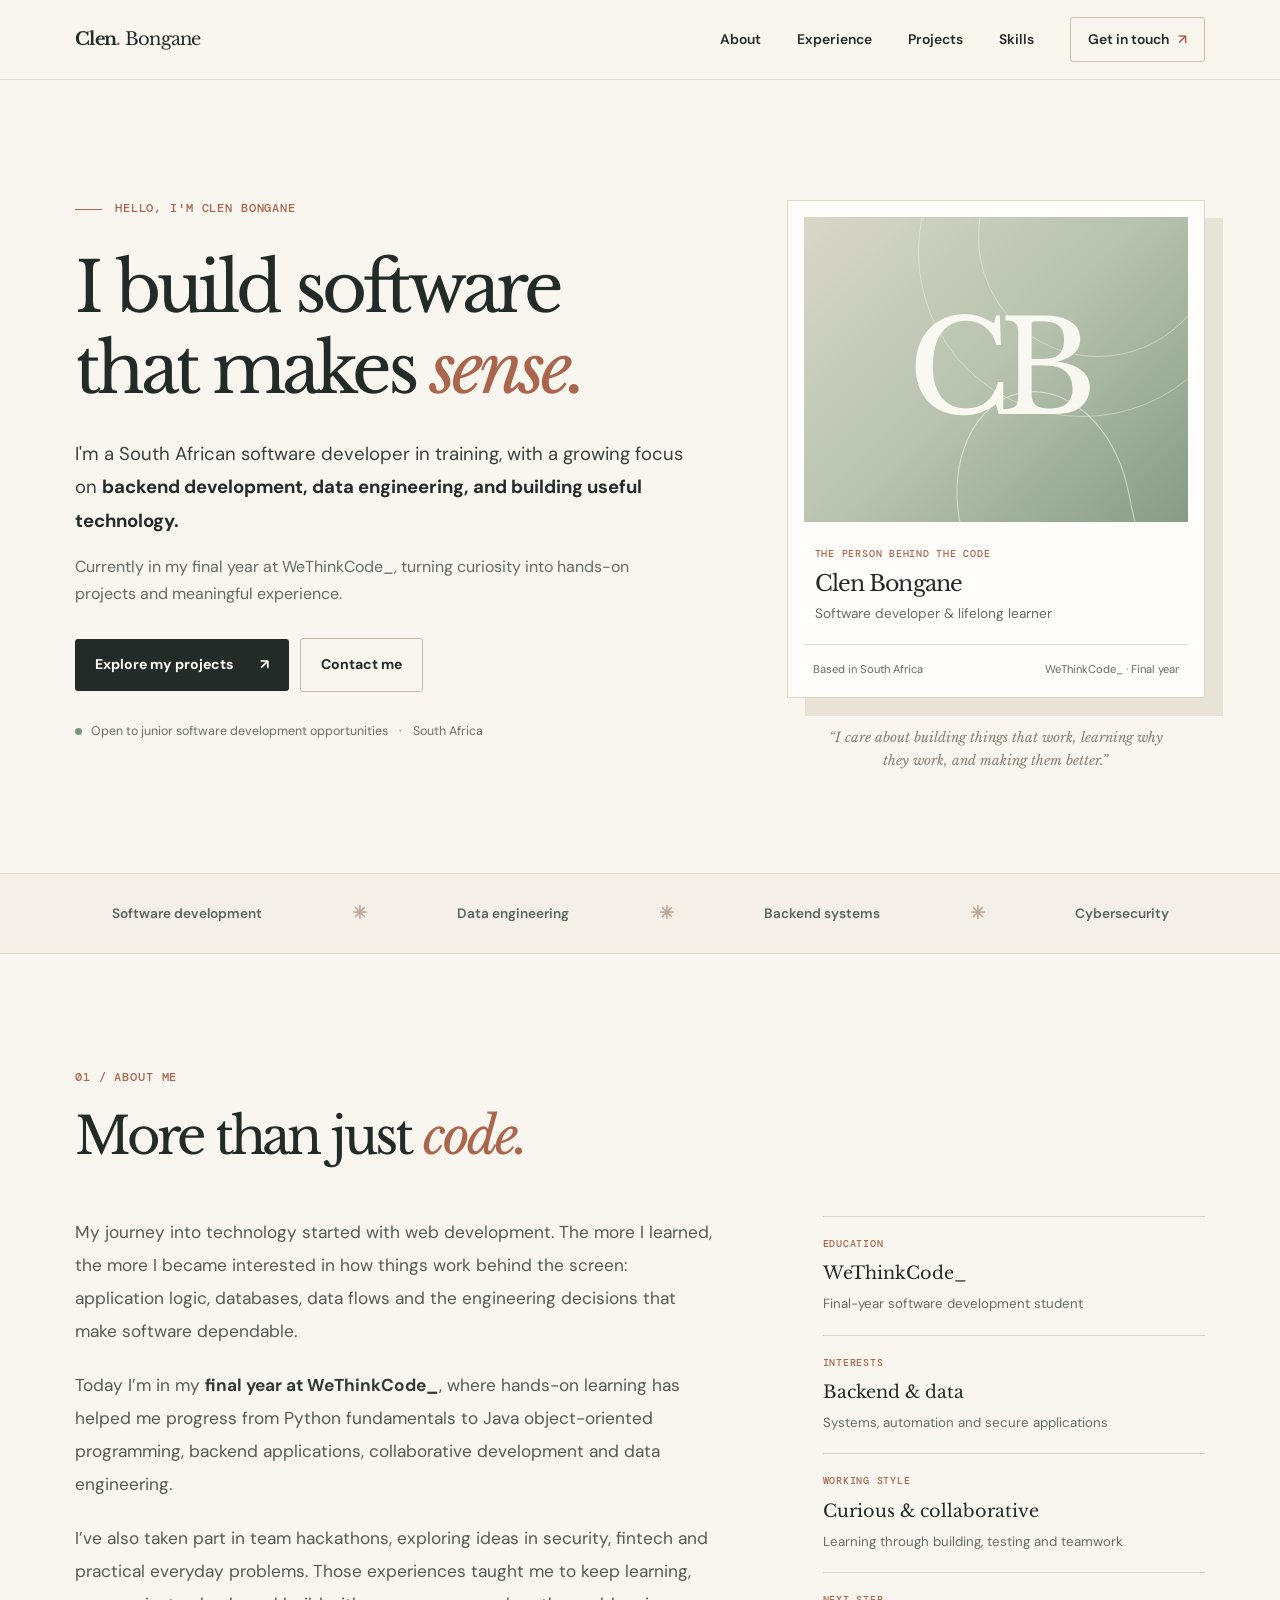
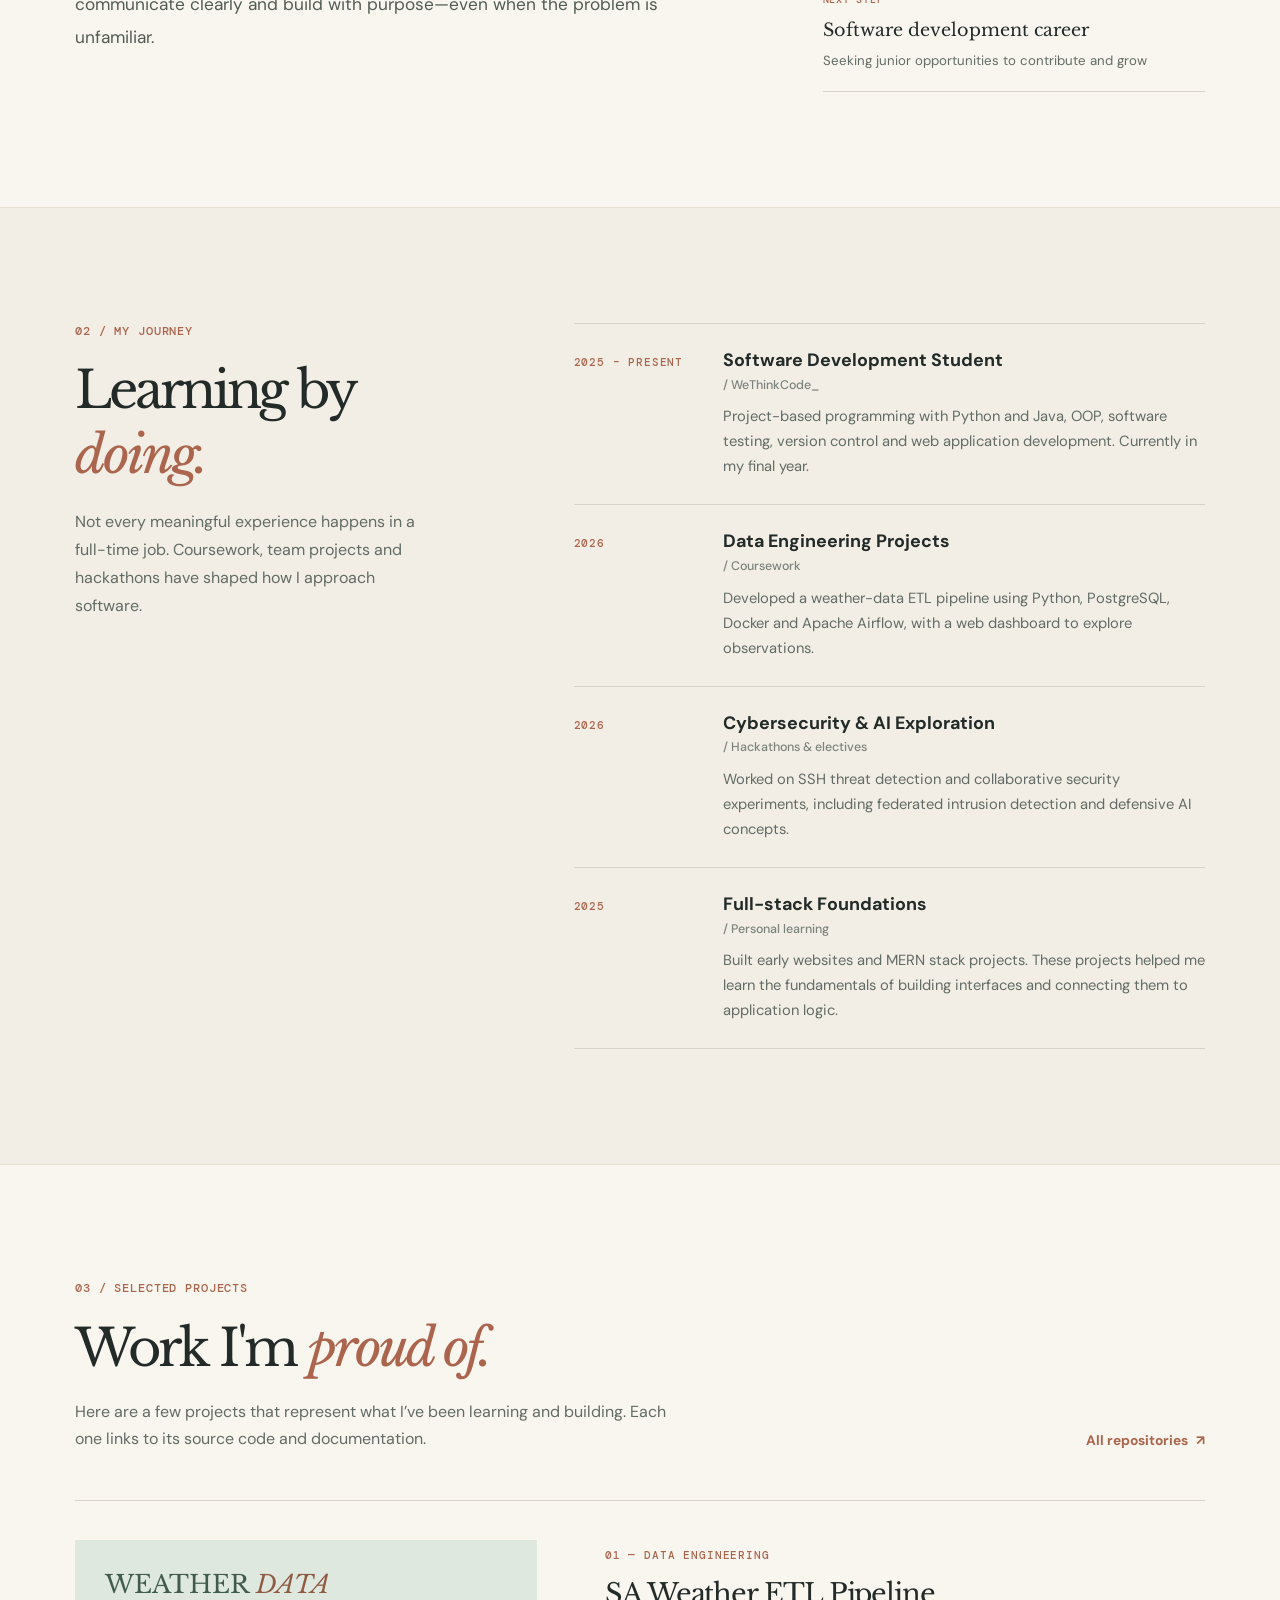
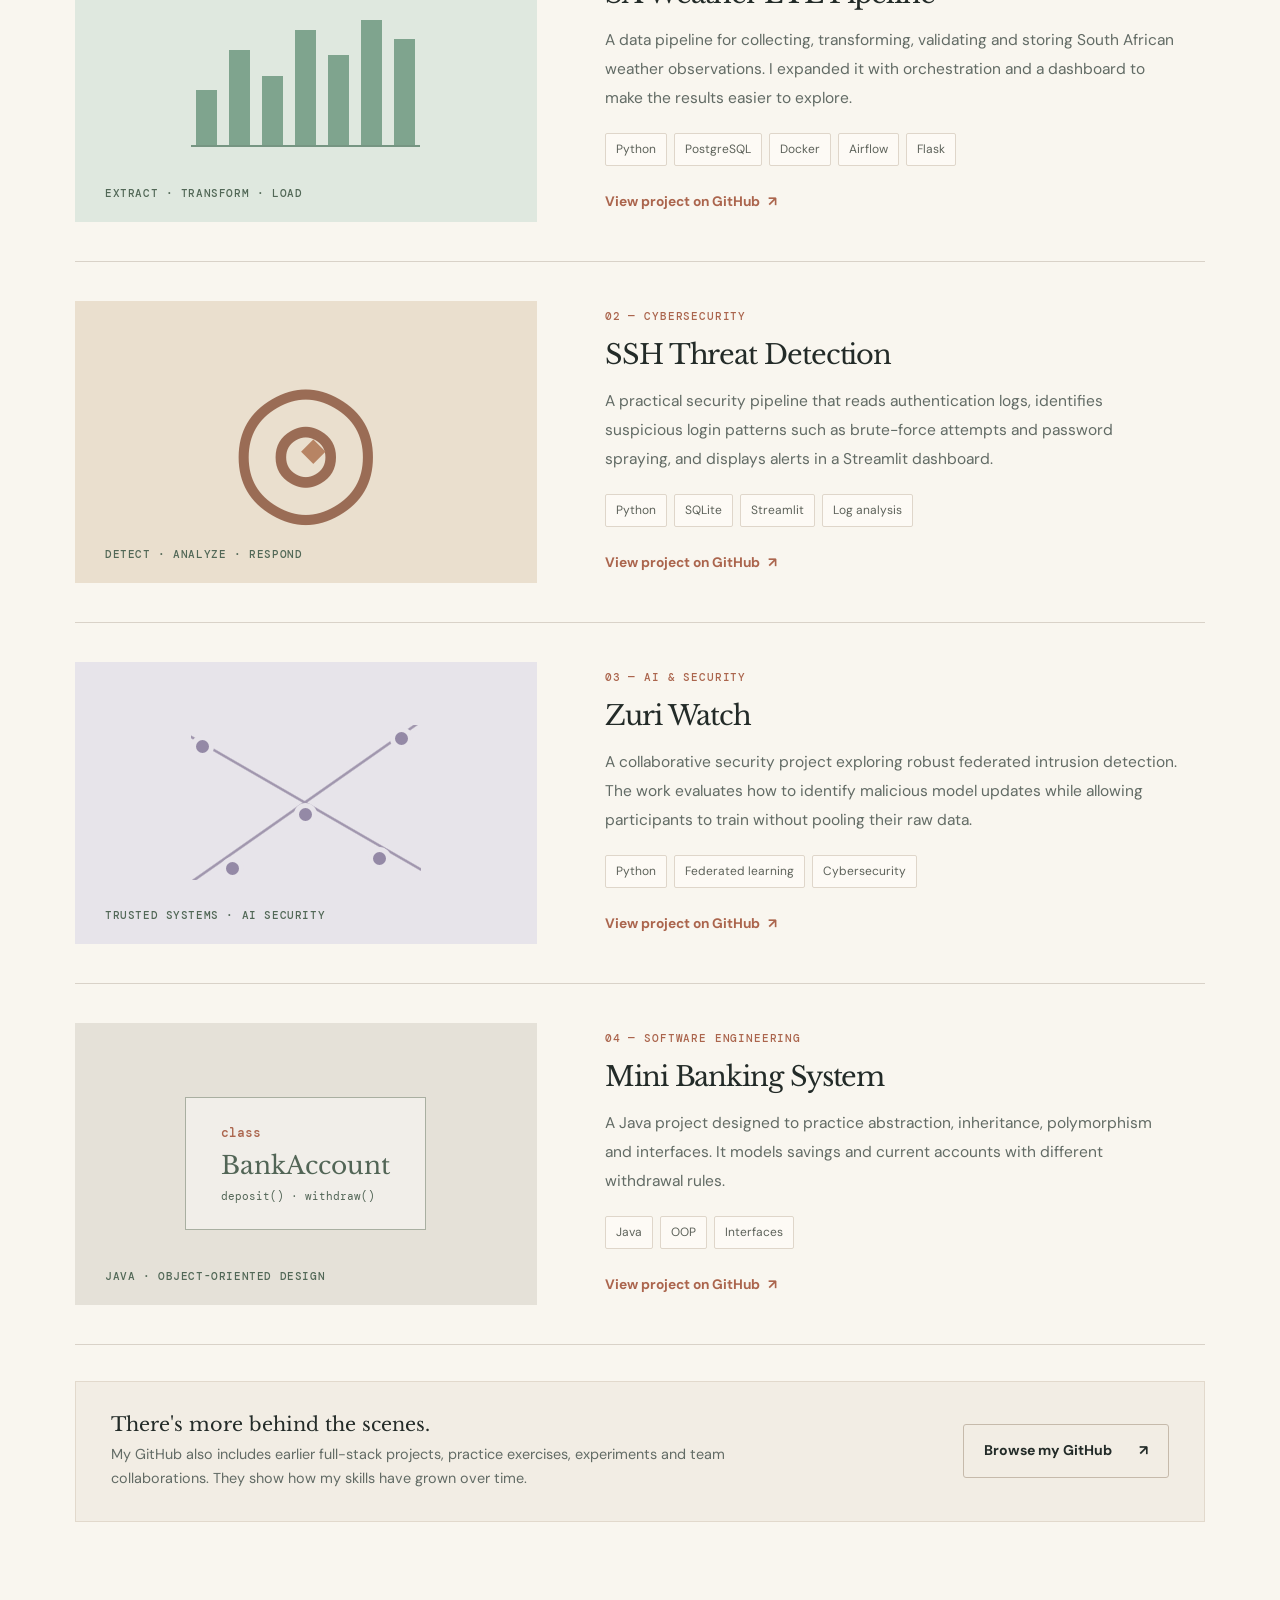
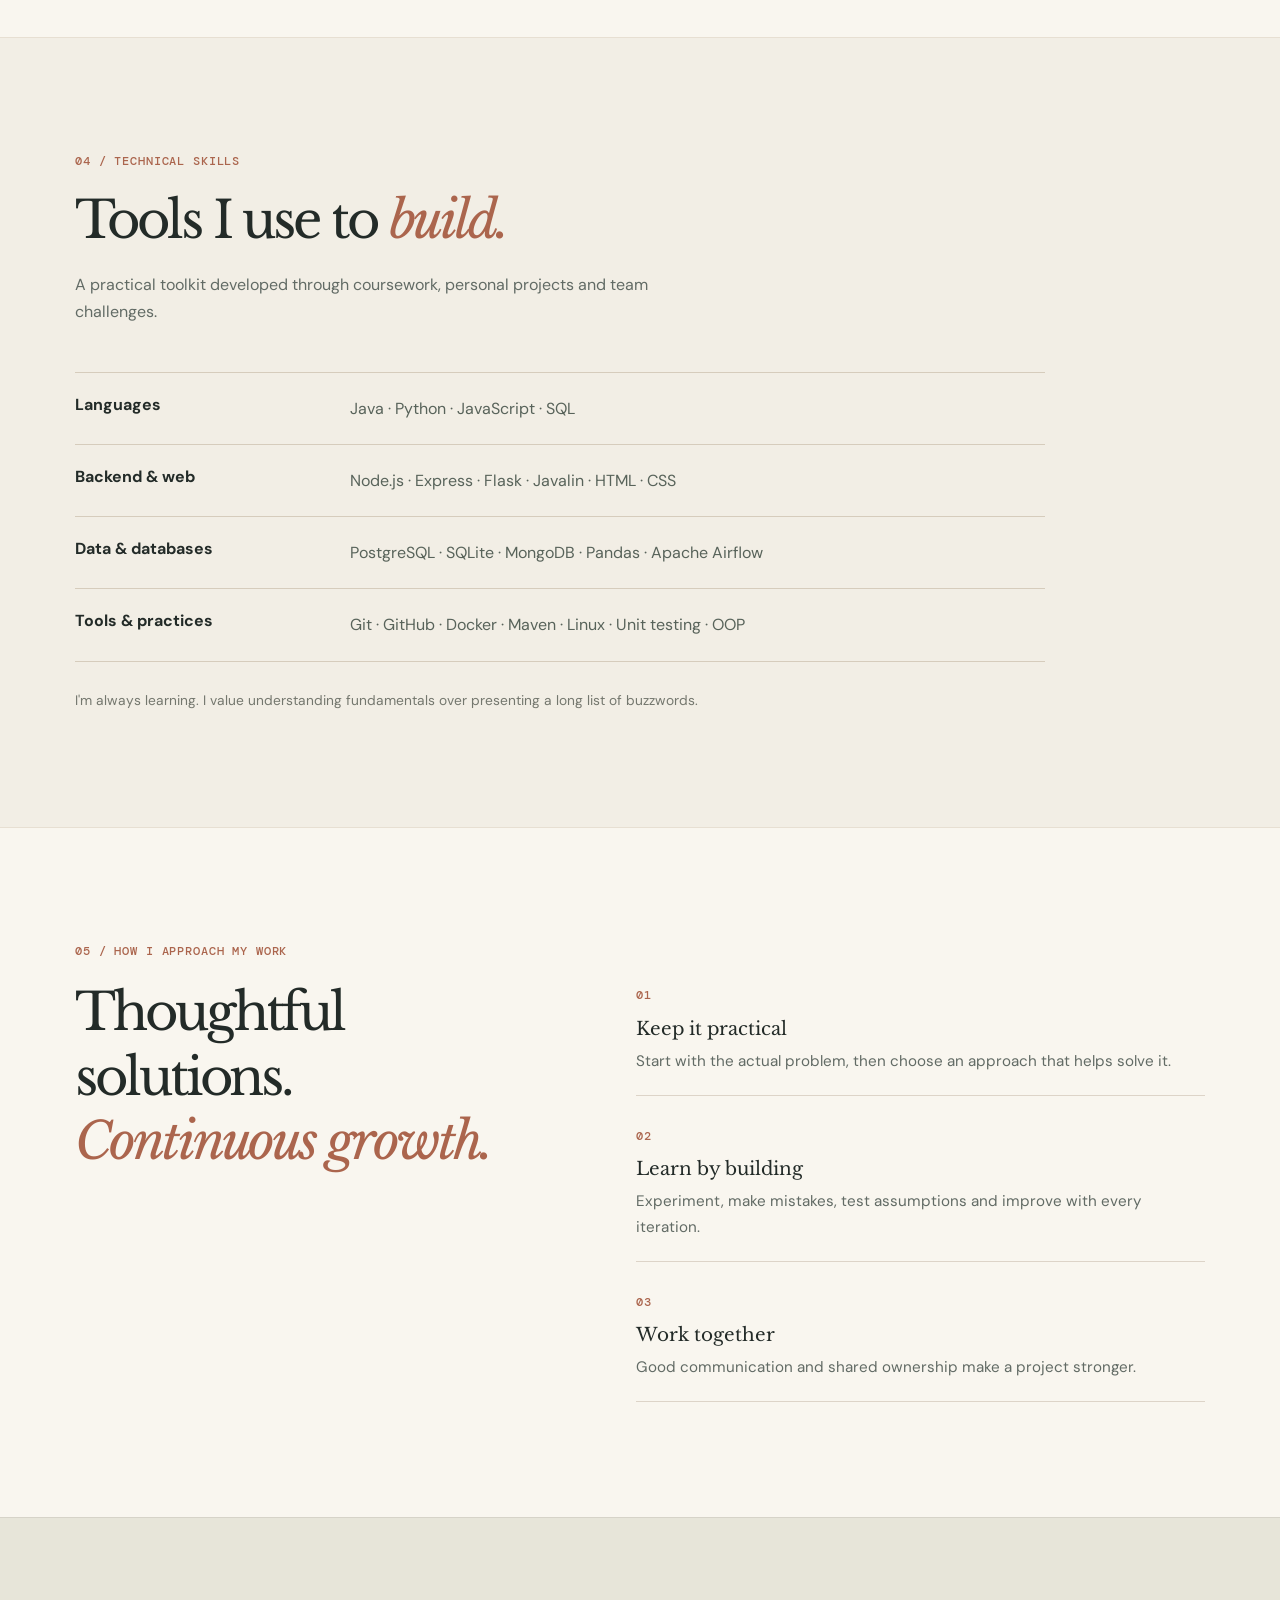
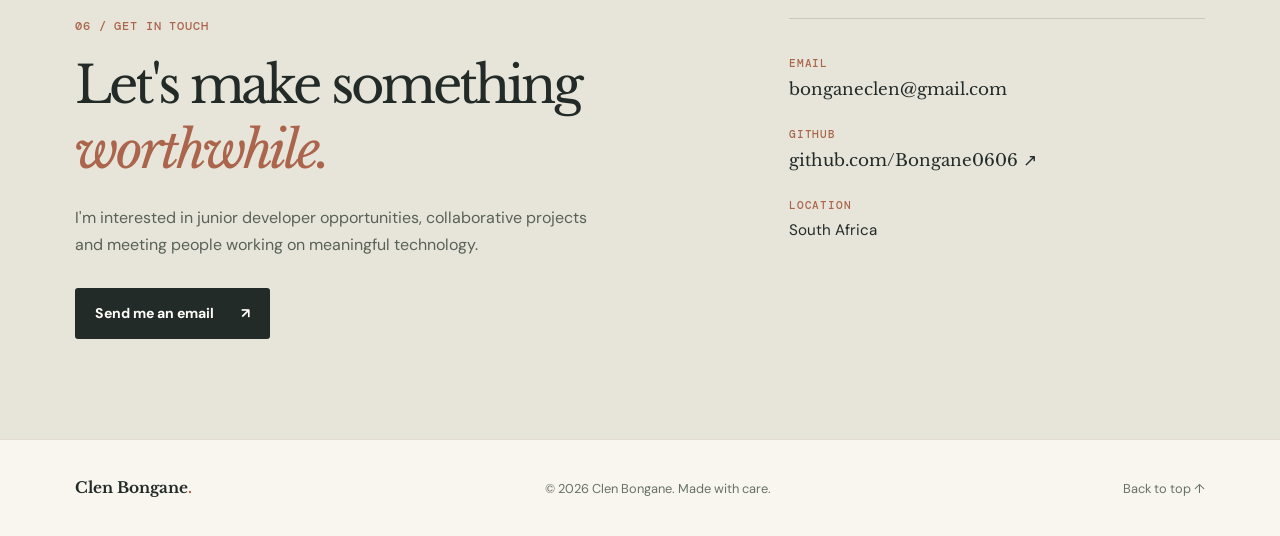
<file: index.html>
<!doctype html>
<html lang="en">
<head>
  <meta charset="utf-8">
  <meta name="viewport" content="width=device-width, initial-scale=1">
  <meta name="theme-color" content="#f9f6ef">
  <meta name="description" content="Clen Bongane is a South African software development student at WeThinkCode_, building Java applications, Python data pipelines, full-stack projects and security tools.">
  <meta property="og:title" content="Clen Bongane | Software Developer">
  <meta property="og:description" content="Software development, data engineering and a portfolio of practical projects.">
  <title>Clen Bongane | Software Developer</title>
  <link rel="preconnect" href="https://fonts.googleapis.com">
  <link rel="preconnect" href="https://fonts.gstatic.com" crossorigin>
  <link href="https://fonts.googleapis.com/css2?family=DM+Sans:wght@400;500;600;700&family=DM+Mono:wght@400;500&family=Libre+Baskerville:ital,wght@0,400;0,700;1,400&display=swap" rel="stylesheet">
  <link rel="stylesheet" href="portfolio.css">
  <script src="portfolio.js" defer></script>
</head>
<body>
  <a class="skip-link" href="#main">Skip to content</a>
  <header class="site-header">
    <div class="container header-inner">
      <a class="brand" href="#top" aria-label="Clen Bongane, home">Clen<span class="brand-dot">.</span> <span class="brand-last">Bongane</span></a>
      <button class="menu-toggle" type="button" aria-expanded="false" aria-controls="main-nav" aria-label="Open menu"><span></span><span></span><span></span></button>
      <nav id="main-nav" class="nav" aria-label="Main navigation">
        <a href="#about">About</a><a href="#experience">Experience</a><a href="#projects">Projects</a><a href="#skills">Skills</a>
        <a class="nav-contact" href="#contact">Get in touch <span aria-hidden="true">↗</span></a>
      </nav>
    </div>
  </header>
  <main id="main">
    <section class="hero container" id="top">
      <div class="hero-primary">
        <p class="eyebrow"><span class="eyebrow-line"></span> HELLO, I'M CLEN BONGANE</p>
        <h1>I build software<br>that makes <em>sense.</em></h1>
        <p class="hero-intro">I'm a South African software developer in training, with a growing focus on <strong>backend development, data engineering, and building useful technology.</strong></p>
        <p class="hero-sub">Currently in my final year at WeThinkCode_, turning curiosity into hands-on projects and meaningful experience.</p>
        <div class="hero-buttons"><a class="btn btn-dark" href="#projects">Explore my projects <span aria-hidden="true">↗</span></a><a class="btn btn-outline" href="mailto:bonganeclen@gmail.com">Contact me</a></div>
        <div class="hero-caption"><span class="status-indicator" aria-hidden="true"></span> Open to junior software development opportunities <span class="separator">·</span> South Africa</div>
      </div>
      <aside class="hero-aside" aria-label="Quick introduction">
        <div class="profile-card">
          <div class="profile-art" aria-hidden="true"><span class="profile-initials">CB</span><div class="profile-arc arc-one"></div><div class="profile-arc arc-two"></div></div>
          <div class="profile-details"><p class="mini-eyebrow">THE PERSON BEHIND THE CODE</p><h2>Clen Bongane</h2><p>Software developer & lifelong learner</p></div>
          <div class="profile-bottom"><span>Based in South Africa</span><span>WeThinkCode_ · Final year</span></div>
        </div>
        <p class="hero-aside-note">“I care about building things that work, learning why they work, and making them better.”</p>
      </aside>
    </section>

    <section class="intro-band" aria-label="Areas of interest"><div class="container band-inner"><span>Software development</span><span class="band-star">✳</span><span>Data engineering</span><span class="band-star">✳</span><span>Backend systems</span><span class="band-star">✳</span><span>Cybersecurity</span></div></section>

    <section id="about" class="section container about-section">
      <div class="section-heading"><span class="section-number">01 / ABOUT ME</span><h2>More than just <em>code.</em></h2></div>
      <div class="about-layout">
        <div class="about-statement"><p>My journey into technology started with web development. The more I learned, the more I became interested in how things work behind the screen: application logic, databases, data flows and the engineering decisions that make software dependable.</p><p>Today I’m in my <strong>final year at WeThinkCode_</strong>, where hands-on learning has helped me progress from Python fundamentals to Java object-oriented programming, backend applications, collaborative development and data engineering.</p><p>I’ve also taken part in team hackathons, exploring ideas in security, fintech and practical everyday problems. Those experiences taught me to keep learning, communicate clearly and build with purpose—even when the problem is unfamiliar.</p></div>
        <div class="about-facts"><div class="fact"><span class="fact-label">EDUCATION</span><strong>WeThinkCode_</strong><span>Final-year software development student</span></div><div class="fact"><span class="fact-label">INTERESTS</span><strong>Backend & data</strong><span>Systems, automation and secure applications</span></div><div class="fact"><span class="fact-label">WORKING STYLE</span><strong>Curious & collaborative</strong><span>Learning through building, testing and teamwork</span></div><div class="fact"><span class="fact-label">NEXT STEP</span><strong>Software development career</strong><span>Seeking junior opportunities to contribute and grow</span></div></div>
      </div>
    </section>

    <section id="experience" class="section section-alt"><div class="container experience-layout">
      <div class="section-heading"><span class="section-number">02 / MY JOURNEY</span><h2>Learning by <em>doing.</em></h2><p>Not every meaningful experience happens in a full-time job. Coursework, team projects and hackathons have shaped how I approach software.</p></div>
      <div class="journey">
        <article class="journey-item"><span class="journey-time">2025 – PRESENT</span><div><h3>Software Development Student <span class="org">/ WeThinkCode_</span></h3><p>Project-based programming with Python and Java, OOP, software testing, version control and web application development. Currently in my final year.</p></div></article>
        <article class="journey-item"><span class="journey-time">2026</span><div><h3>Data Engineering Projects <span class="org">/ Coursework</span></h3><p>Developed a weather-data ETL pipeline using Python, PostgreSQL, Docker and Apache Airflow, with a web dashboard to explore observations.</p></div></article>
        <article class="journey-item"><span class="journey-time">2026</span><div><h3>Cybersecurity & AI Exploration <span class="org">/ Hackathons & electives</span></h3><p>Worked on SSH threat detection and collaborative security experiments, including federated intrusion detection and defensive AI concepts.</p></div></article>
        <article class="journey-item"><span class="journey-time">2025</span><div><h3>Full-stack Foundations <span class="org">/ Personal learning</span></h3><p>Built early websites and MERN stack projects. These projects helped me learn the fundamentals of building interfaces and connecting them to application logic.</p></div></article>
      </div>
    </div></section>

    <section id="projects" class="section container">
      <div class="section-heading projects-heading"><div><span class="section-number">03 / SELECTED PROJECTS</span><h2>Work I'm <em>proud of.</em></h2><p>Here are a few projects that represent what I’ve been learning and building. Each one links to its source code and documentation.</p></div><a class="simple-link" href="https://github.com/Bongane0606?tab=repositories" target="_blank" rel="noopener noreferrer">All repositories <span aria-hidden="true">↗</span></a></div>
      <div class="project-list">
        <article class="project"><div class="project-image project-weather" aria-hidden="true"><span class="project-graphic-title">WEATHER <b>DATA</b></span><div class="weather-bars"><i></i><i></i><i></i><i></i><i></i><i></i><i></i></div><span class="graphic-footer">EXTRACT · TRANSFORM · LOAD</span></div><div class="project-description"><span class="project-kicker">01 — DATA ENGINEERING</span><h3>SA Weather ETL Pipeline</h3><p>A data pipeline for collecting, transforming, validating and storing South African weather observations. I expanded it with orchestration and a dashboard to make the results easier to explore.</p><div class="project-tags"><span>Python</span><span>PostgreSQL</span><span>Docker</span><span>Airflow</span><span>Flask</span></div><a class="simple-link" href="https://github.com/Bongane0606/sa-weather-etl-pipeline" target="_blank" rel="noopener noreferrer">View project on GitHub <span aria-hidden="true">↗</span></a></div></article>
        <article class="project"><div class="project-image project-security" aria-hidden="true"><div class="security-symbol">◎<span class="security-dot">◆</span></div><span class="graphic-footer">DETECT · ANALYZE · RESPOND</span></div><div class="project-description"><span class="project-kicker">02 — CYBERSECURITY</span><h3>SSH Threat Detection</h3><p>A practical security pipeline that reads authentication logs, identifies suspicious login patterns such as brute-force attempts and password spraying, and displays alerts in a Streamlit dashboard.</p><div class="project-tags"><span>Python</span><span>SQLite</span><span>Streamlit</span><span>Log analysis</span></div><a class="simple-link" href="https://github.com/Bongane0606/Log-analysis-and-threat-detection-pipeline" target="_blank" rel="noopener noreferrer">View project on GitHub <span aria-hidden="true">↗</span></a></div></article>
        <article class="project"><div class="project-image project-ai" aria-hidden="true"><div class="network-graphic"><span></span><span></span><span></span><span></span><span></span></div><span class="graphic-footer">TRUSTED SYSTEMS · AI SECURITY</span></div><div class="project-description"><span class="project-kicker">03 — AI & SECURITY</span><h3>Zuri Watch</h3><p>A collaborative security project exploring robust federated intrusion detection. The work evaluates how to identify malicious model updates while allowing participants to train without pooling their raw data.</p><div class="project-tags"><span>Python</span><span>Federated learning</span><span>Cybersecurity</span></div><a class="simple-link" href="https://github.com/Bongane0606/Zuri-Watch" target="_blank" rel="noopener noreferrer">View project on GitHub <span aria-hidden="true">↗</span></a></div></article>
        <article class="project"><div class="project-image project-java" aria-hidden="true"><div class="java-graphic"><span>class</span><strong>BankAccount</strong><small>deposit() · withdraw()</small></div><span class="graphic-footer">JAVA · OBJECT-ORIENTED DESIGN</span></div><div class="project-description"><span class="project-kicker">04 — SOFTWARE ENGINEERING</span><h3>Mini Banking System</h3><p>A Java project designed to practice abstraction, inheritance, polymorphism and interfaces. It models savings and current accounts with different withdrawal rules.</p><div class="project-tags"><span>Java</span><span>OOP</span><span>Interfaces</span></div><a class="simple-link" href="https://github.com/Bongane0606/Mini-Banking-System" target="_blank" rel="noopener noreferrer">View project on GitHub <span aria-hidden="true">↗</span></a></div></article>
      </div>
      <div class="project-more"><div><h3>There's more behind the scenes.</h3><p>My GitHub also includes earlier full-stack projects, practice exercises, experiments and team collaborations. They show how my skills have grown over time.</p></div><a class="btn btn-outline" href="https://github.com/Bongane0606" target="_blank" rel="noopener noreferrer">Browse my GitHub <span aria-hidden="true">↗</span></a></div>
    </section>

    <section id="skills" class="section section-alt"><div class="container"><div class="section-heading"><span class="section-number">04 / TECHNICAL SKILLS</span><h2>Tools I use to <em>build.</em></h2><p>A practical toolkit developed through coursework, personal projects and team challenges.</p></div>
      <div class="skills-list"><div class="skill-row"><h3>Languages</h3><p>Java · Python · JavaScript · SQL</p></div><div class="skill-row"><h3>Backend & web</h3><p>Node.js · Express · Flask · Javalin · HTML · CSS</p></div><div class="skill-row"><h3>Data & databases</h3><p>PostgreSQL · SQLite · MongoDB · Pandas · Apache Airflow</p></div><div class="skill-row"><h3>Tools & practices</h3><p>Git · GitHub · Docker · Maven · Linux · Unit testing · OOP</p></div></div>
      <p class="skills-note">I'm always learning. I value understanding fundamentals over presenting a long list of buzzwords.</p>
    </div></section>

    <section class="section values-section container"><span class="section-number">05 / HOW I APPROACH MY WORK</span><div class="values-layout"><h2>Thoughtful solutions.<br><em>Continuous growth.</em></h2><div class="values-grid"><div><span class="value-no">01</span><h3>Keep it practical</h3><p>Start with the actual problem, then choose an approach that helps solve it.</p></div><div><span class="value-no">02</span><h3>Learn by building</h3><p>Experiment, make mistakes, test assumptions and improve with every iteration.</p></div><div><span class="value-no">03</span><h3>Work together</h3><p>Good communication and shared ownership make a project stronger.</p></div></div></div></section>

    <section id="contact" class="contact-section"><div class="container contact-layout"><div><span class="section-number">06 / GET IN TOUCH</span><h2>Let's make something <em>worthwhile.</em></h2><p>I'm interested in junior developer opportunities, collaborative projects and meeting people working on meaningful technology.</p><a class="btn btn-dark" href="mailto:bonganeclen@gmail.com?subject=Hello%20Clen">Send me an email <span aria-hidden="true">↗</span></a></div><div class="contact-info"><span class="contact-label">EMAIL</span><a href="mailto:bonganeclen@gmail.com">bonganeclen@gmail.com</a><span class="contact-label">GITHUB</span><a href="https://github.com/Bongane0606" target="_blank" rel="noopener noreferrer">github.com/Bongane0606 ↗</a><span class="contact-label">LOCATION</span><p>South Africa</p></div></div></section>
  </main>
  <footer class="site-footer"><div class="container footer-inner"><strong>Clen Bongane<span class="brand-dot">.</span></strong><span>© <span id="year">2026</span> Clen Bongane. Made with care.</span><a href="#top">Back to top ↑</a></div></footer>
</body>
</html>
</file>
<file: portfolio.css>
:root{--bg:#f9f6ef;--paper:#fffdfa;--alt:#f2eee5;--ink:#232b28;--muted:#626b65;--light:#e2ddd2;--accent:#ab654d;--green:#516957;--serif:"Libre Baskerville",Georgia,serif;--sans:"DM Sans",Arial,sans-serif;--mono:"DM Mono",monospace}
*{box-sizing:border-box}
html{scroll-behavior:smooth;scroll-padding-top:84px}
body{margin:0;background:var(--bg);color:var(--ink);font-family:var(--sans);line-height:1.7}
a{color:inherit;text-decoration:none}button{font:inherit}::selection{background:#e5d1bf}
.container{width:min(1130px,calc(100% - 48px));margin-inline:auto}
:focus-visible{outline:3px solid var(--accent);outline-offset:4px}
.skip-link{position:absolute;top:-90px;left:12px;background:#fff;padding:9px 14px;z-index:100}.skip-link:focus{top:12px}
.site-header{position:sticky;top:0;z-index:30;background:rgba(249,246,239,.94);border-bottom:1px solid var(--light);backdrop-filter:blur(14px)}
.header-inner{display:flex;align-items:center;justify-content:space-between;min-height:79px;gap:28px}
.brand{font-family:var(--serif);font-weight:700;font-size:1.12rem;letter-spacing:-.04em}.brand-last{font-weight:400}.brand-dot{color:var(--accent)}
.nav{display:flex;align-items:center;gap:36px;font-size:.87rem;font-weight:600}.nav a:hover,.simple-link:hover,.footer-inner a:hover{color:var(--accent)}.nav-contact{border:1px solid #cbbfb0;border-radius:3px;padding:10px 17px}.nav-contact span{margin-left:6px;color:var(--accent)}
.menu-toggle{display:none}
.hero{display:grid;grid-template-columns:minmax(0,1.2fr) minmax(320px,.8fr);gap:84px;align-items:center;min-height:690px;padding-top:90px;padding-bottom:100px}
.eyebrow,.section-number,.mini-eyebrow,.fact-label,.project-kicker,.journey-time,.contact-label,.value-no{font:500 .72rem/1.5 var(--mono);letter-spacing:.075em}
.eyebrow{color:var(--accent);display:flex;align-items:center;gap:13px;margin-bottom:30px}.eyebrow-line{width:27px;height:1px;background:var(--accent)}
h1,h2,h3,p{margin-top:0}
h1,h2,h3{line-height:1.26}
h1,h2{font-family:var(--serif);letter-spacing:-.06em}
h1{font-size:clamp(3rem,5.4vw,5.7rem);font-weight:400;line-height:1.18;margin-bottom:27px}
h1 em,h2 em{color:var(--accent);font-weight:400}
.hero-intro{font-size:1.16rem;line-height:1.8;max-width:635px;color:#3a413d;margin-bottom:15px}.hero-intro strong{font-weight:700;color:var(--ink)}
.hero-sub{max-width:570px;color:var(--muted);font-size:1rem;margin-bottom:31px}
.hero-buttons{display:flex;align-items:center;flex-wrap:wrap;gap:11px}.btn{display:inline-flex;align-items:center;justify-content:space-between;gap:27px;padding:14px 20px;border-radius:3px;font-size:.88rem;font-weight:700;min-height:50px;transition:background .2s,transform .2s}.btn:hover{transform:translateY(-2px)}.btn-dark{background:var(--ink);color:#fffdf8}.btn-dark:hover{background:#3e5448}.btn-outline{border:1px solid #c6baab;background:transparent}.btn-outline:hover{background:#eae4d8}
.hero-caption{margin-top:29px;color:#667069;font-size:.78rem}.status-indicator{display:inline-block;width:7px;height:7px;border-radius:50%;background:#78977c;margin-right:6px}.separator{padding:0 8px}
.hero-aside{padding-top:30px}.profile-card{border:1px solid #dfd5c6;background:var(--paper);padding:16px;box-shadow:18px 18px 0 #e8e2d7}
.profile-art{height:305px;position:relative;overflow:hidden;background:linear-gradient(135deg,#d9d7ca 0%,#b7c3ae 49%,#879c87 100%);display:grid;place-items:center}
.profile-art:after{content:"";position:absolute;width:170px;height:230px;border:1px solid rgba(255,255,255,.55);border-radius:50% 50% 0 0;bottom:-100px;right:15%;transform:rotate(-12deg)}
.profile-initials{font-family:var(--serif);font-size:clamp(5.5rem,10vw,8.9rem);font-weight:400;letter-spacing:-.1em;color:rgba(255,253,246,.92);z-index:2}
.profile-arc{position:absolute;width:240px;height:240px;border:1px solid rgba(255,253,242,.4);border-radius:50%;top:-100px;right:-30px}.arc-two{width:330px;height:330px;top:-130px;right:-60px}
.profile-details{padding:24px 11px 19px}.mini-eyebrow{color:var(--accent);font-size:.64rem;margin-bottom:9px}.profile-details h2{font-family:var(--serif);font-size:1.38rem;letter-spacing:-.04em;font-weight:400;margin-bottom:4px}.profile-details p:last-child{font-size:.85rem;color:var(--muted);margin:0}
.profile-bottom{border-top:1px solid #e8e0d5;display:flex;justify-content:space-between;gap:12px;font-size:.7rem;color:var(--muted);padding:15px 9px 2px}
.hero-aside-note{font-family:var(--serif);font-size:.84rem;color:#8b8175;font-style:italic;text-align:center;max-width:340px;margin:29px auto 0}
.intro-band{border-block:1px solid #e1d8ca;background:#f4f0e8}.band-inner{min-height:79px;display:flex;align-items:center;justify-content:space-around;gap:17px;flex-wrap:wrap;text-align:center;font-size:.85rem;color:#59665d;font-weight:600}.band-star{color:#bca995;font-size:1.1rem}
.section{padding-block:115px}.section-heading{margin-bottom:47px}.section-number{display:block;color:var(--accent);margin-bottom:18px}h2{font-size:clamp(2.25rem,4vw,3.65rem);font-weight:400;margin-bottom:0}.section-heading>p,.projects-heading p{max-width:600px;color:var(--muted);font-size:1rem;margin:18px 0 0}
.about-layout{display:grid;grid-template-columns:1.25fr .75fr;gap:110px}.about-statement p{font-size:1.08rem;color:#525c55;line-height:1.91;margin-bottom:21px}.about-statement strong{color:#303b33}
.about-facts{border-top:1px solid #d9d2c8}.fact{border-bottom:1px solid #d9d2c8;padding:19px 0;display:flex;flex-direction:column;gap:4px}.fact-label{color:var(--accent);font-size:.64rem;margin-bottom:4px}.fact strong{font-family:var(--serif);font-weight:400;font-size:1.1rem}.fact>span:last-child{font-size:.83rem;color:var(--muted)}
.section-alt{background:var(--alt);border-block:1px solid #e7dfd2}
.experience-layout{display:grid;grid-template-columns:.78fr 1.22fr;gap:95px}.experience-layout .section-heading{margin:0}.experience-layout .section-heading p{color:var(--muted);max-width:360px;line-height:1.75;margin-top:21px}
.journey{border-top:1px solid #d9d2c7}.journey-item{display:grid;grid-template-columns:125px 1fr;gap:24px;border-bottom:1px solid #d9d2c7;padding:25px 0}.journey-time{color:var(--accent);font-size:.68rem;padding-top:5px}.journey-item h3{font-size:1.12rem;margin-bottom:11px}.org{display:block;color:#7c837c;font-weight:500;font-size:.78rem;margin-top:6px}.journey-item p{color:var(--muted);font-size:.92rem;margin:0}
.projects-heading{display:flex;align-items:end;justify-content:space-between;gap:35px}.simple-link{color:var(--accent);font-size:.86rem;font-weight:700;white-space:nowrap}.simple-link span{padding-left:5px}
.project-list{border-top:1px solid #d9d2c8}.project{display:grid;grid-template-columns: .87fr 1.13fr;gap:68px;padding:39px 0;border-bottom:1px solid #d9d2c8;align-items:center}.project-image{min-height:282px;position:relative;overflow:hidden;display:grid;place-items:center;background:#e4e6db}.project-kicker{display:block;color:var(--accent);font-size:.7rem;margin-bottom:13px}.project-description h3{font-family:var(--serif);font-weight:400;letter-spacing:-.04em;font-size:1.7rem;margin-bottom:15px}.project-description p{color:var(--muted);font-size:.97rem;line-height:1.85;max-width:575px}.project-tags{display:flex;flex-wrap:wrap;gap:7px;margin:21px 0}.project-tags span{padding:5px 10px;border:1px solid #dfd6ca;border-radius:2px;font-size:.75rem;color:#5d625a;background:#fdfaf5}
.project-weather{background:#dfe8df}.project-graphic-title{position:absolute;top:29px;left:30px;font:400 1.55rem var(--serif);color:#415c4b}.project-graphic-title b{font-weight:400;font-style:italic;color:#8e5b43}.weather-bars{height:132px;display:flex;align-items:end;gap:12px;border-bottom:2px solid #769582;padding:0 5px 0}.weather-bars i{display:block;width:21px;background:#7fa48e}.weather-bars i:nth-child(1){height:42%}.weather-bars i:nth-child(2){height:73%}.weather-bars i:nth-child(3){height:53%}.weather-bars i:nth-child(4){height:88%}.weather-bars i:nth-child(5){height:69%}.weather-bars i:nth-child(6){height:96%}.weather-bars i:nth-child(7){height:81%}
.graphic-footer{position:absolute;bottom:22px;left:30px;font:500 .67rem var(--mono);letter-spacing:.055em;color:#526857}
.project-security{background:#eadfce}.security-symbol{font-family:var(--serif);color:#9a6c55;font-size:11rem;line-height:1}.security-dot{position:absolute;top:47%;left:49%;font-size:2rem;color:#b78464}
.project-ai{background:#e7e4ea}.network-graphic{position:relative;width:230px;height:155px;background:linear-gradient(30deg,transparent 49%,#9a8fa8 49.5%,#9a8fa8 50%,transparent 50.5%),linear-gradient(145deg,transparent 49%,#9a8fa8 49.5%,#9a8fa8 50%,transparent 50.5%);opacity:.9}.network-graphic span{position:absolute;width:23px;height:23px;background:#8c809f;border:5px solid #e7e4ea;border-radius:50%}.network-graphic span:nth-child(1){left:0;top:10px}.network-graphic span:nth-child(2){right:8px;top:2px}.network-graphic span:nth-child(3){left:45%;top:50%}.network-graphic span:nth-child(4){bottom:0;left:30px}.network-graphic span:nth-child(5){right:30px;bottom:10px}
.project-java{background:#e5e1d8}.java-graphic{display:flex;flex-direction:column;border:1px solid #a9afa1;background:rgba(255,255,255,.43);padding:26px 35px;min-width:240px;color:#526556}.java-graphic span{font:500 .8rem var(--mono);color:#ab654d}.java-graphic strong{font:400 1.55rem var(--serif);margin:9px 0}.java-graphic small{font:.66rem var(--mono)}
.project-more{display:flex;align-items:center;justify-content:space-between;gap:30px;background:#f2ede4;padding:30px 35px;margin-top:36px;border:1px solid #e2d9cc}.project-more h3{font-family:var(--serif);font-weight:400;font-size:1.2rem;margin-bottom:6px}.project-more p{color:var(--muted);font-size:.9rem;max-width:620px;margin:0}
.skills-list{border-top:1px solid #d6ccbc;max-width:970px}.skill-row{display:grid;grid-template-columns:250px 1fr;gap:25px;padding:22px 0;border-bottom:1px solid #d6ccbc}.skill-row h3{font-size:1rem;margin:0}.skill-row p{color:#58635a;margin:0}.skills-note{font-size:.86rem;color:#74776e;margin:27px 0 0}
.values-layout{display:grid;grid-template-columns:.9fr 1.1fr;gap:95px;margin-top:20px}.values-grid{display:grid;gap:25px}.values-grid>div{border-bottom:1px solid #ddd4c8;padding-bottom:20px}.value-no{color:var(--accent)}.values-grid h3{margin:9px 0;font-family:var(--serif);font-weight:400;font-size:1.15rem}.values-grid p{color:var(--muted);font-size:.95rem;margin:0}
.contact-section{background:#e7e5d9;border-top:1px solid #d6d3c8;padding:100px 0}.contact-layout{display:grid;grid-template-columns:1.2fr .8fr;gap:90px}.contact-layout h2{max-width:570px}.contact-layout p{color:#596158;max-width:540px;margin:22px 0 29px}.contact-info{border-top:1px solid #c9c9bc;padding-top:15px;display:flex;flex-direction:column;align-items:flex-start}.contact-label{font-size:.68rem;color:var(--accent);margin:21px 0 5px}.contact-info a{font-family:var(--serif);font-size:1.05rem;overflow-wrap:anywhere}.contact-info a:hover{color:var(--accent)}.contact-info p{margin:0;color:var(--ink);font-size:.95rem}
.site-footer{background:var(--bg);border-top:1px solid #e3dbce}.footer-inner{min-height:96px;display:flex;align-items:center;justify-content:space-between;gap:19px;font-size:.8rem;color:#677168}.footer-inner strong{font-family:var(--serif);color:var(--ink);font-size:.96rem}
@media(max-width:1050px){.hero{gap:45px}.about-layout{gap:65px}.experience-layout{gap:65px}.project{gap:40px}}
@media(max-width:800px){.hero{grid-template-columns:1fr;min-height:0;padding:65px 0 85px}.hero-primary{max-width:690px}.hero-aside{max-width:425px;padding-top:0;margin:0 auto}.about-layout,.experience-layout,.values-layout,.contact-layout{grid-template-columns:1fr;gap:40px}.experience-layout .section-heading{margin-bottom:10px}.project{gap:28px}.project-image{min-height:240px}.profile-art{height:270px}.section{padding-block:85px}}
@media(max-width:650px){.container{width:min(100% - 36px,1130px)}.header-inner{min-height:70px}.menu-toggle{display:flex;flex-direction:column;gap:5px;border:1px solid #d2c8b9;background:transparent;padding:10px;cursor:pointer}.menu-toggle span{display:block;width:20px;height:2px;background:var(--ink)}.nav{display:none;position:absolute;left:18px;right:18px;top:70px;background:var(--paper);border:1px solid #d9cec1;flex-direction:column;align-items:stretch;gap:0;padding:12px;box-shadow:0 16px 30px #0001}.nav.open{display:flex}.nav a{padding:11px}.nav-contact{margin-top:6px}.hero{padding-block:52px 65px}h1{font-size:clamp(2.9rem,10.8vw,4.5rem)}.hero-intro{font-size:1.03rem}.hero-sub{font-size:.94rem}.hero-caption{line-height:1.8}.separator{display:none}.hero-caption{display:flex;align-items:baseline;gap:4px;flex-wrap:wrap}.hero-aside{width:min(100% - 18px,410px)}.profile-card{box-shadow:10px 10px 0 #e8e2d7}.profile-art{height:230px}.band-inner{padding:22px 0;min-height:0;gap:9px}.band-star{display:none}.band-inner span:not(.band-star){flex:1 1 43%;font-size:.78rem}.section{padding-block:69px}h2{font-size:clamp(2.1rem,8vw,2.8rem)}.section-heading{margin-bottom:31px}.about-statement p{font-size:.98rem}.journey-item{grid-template-columns:1fr;gap:8px;padding:24px 0}.journey-time{padding:0}.projects-heading{display:block}.projects-heading>.simple-link{display:inline-block;margin-top:22px}.project{grid-template-columns:1fr;gap:21px;padding:28px 0}.project-image{min-height:235px}.project-description h3{font-size:1.5rem}.project-more{display:block;padding:25px}.project-more .btn{margin-top:20px}.skill-row{grid-template-columns:1fr;gap:7px;padding:18px 0}.values-layout{gap:30px}.contact-section{padding:73px 0}.footer-inner{min-height:130px;flex-direction:column;justify-content:center;gap:4px;text-align:center}}
@media(prefers-reduced-motion:reduce){html{scroll-behavior:auto}.btn{transition:none}}
</file>
